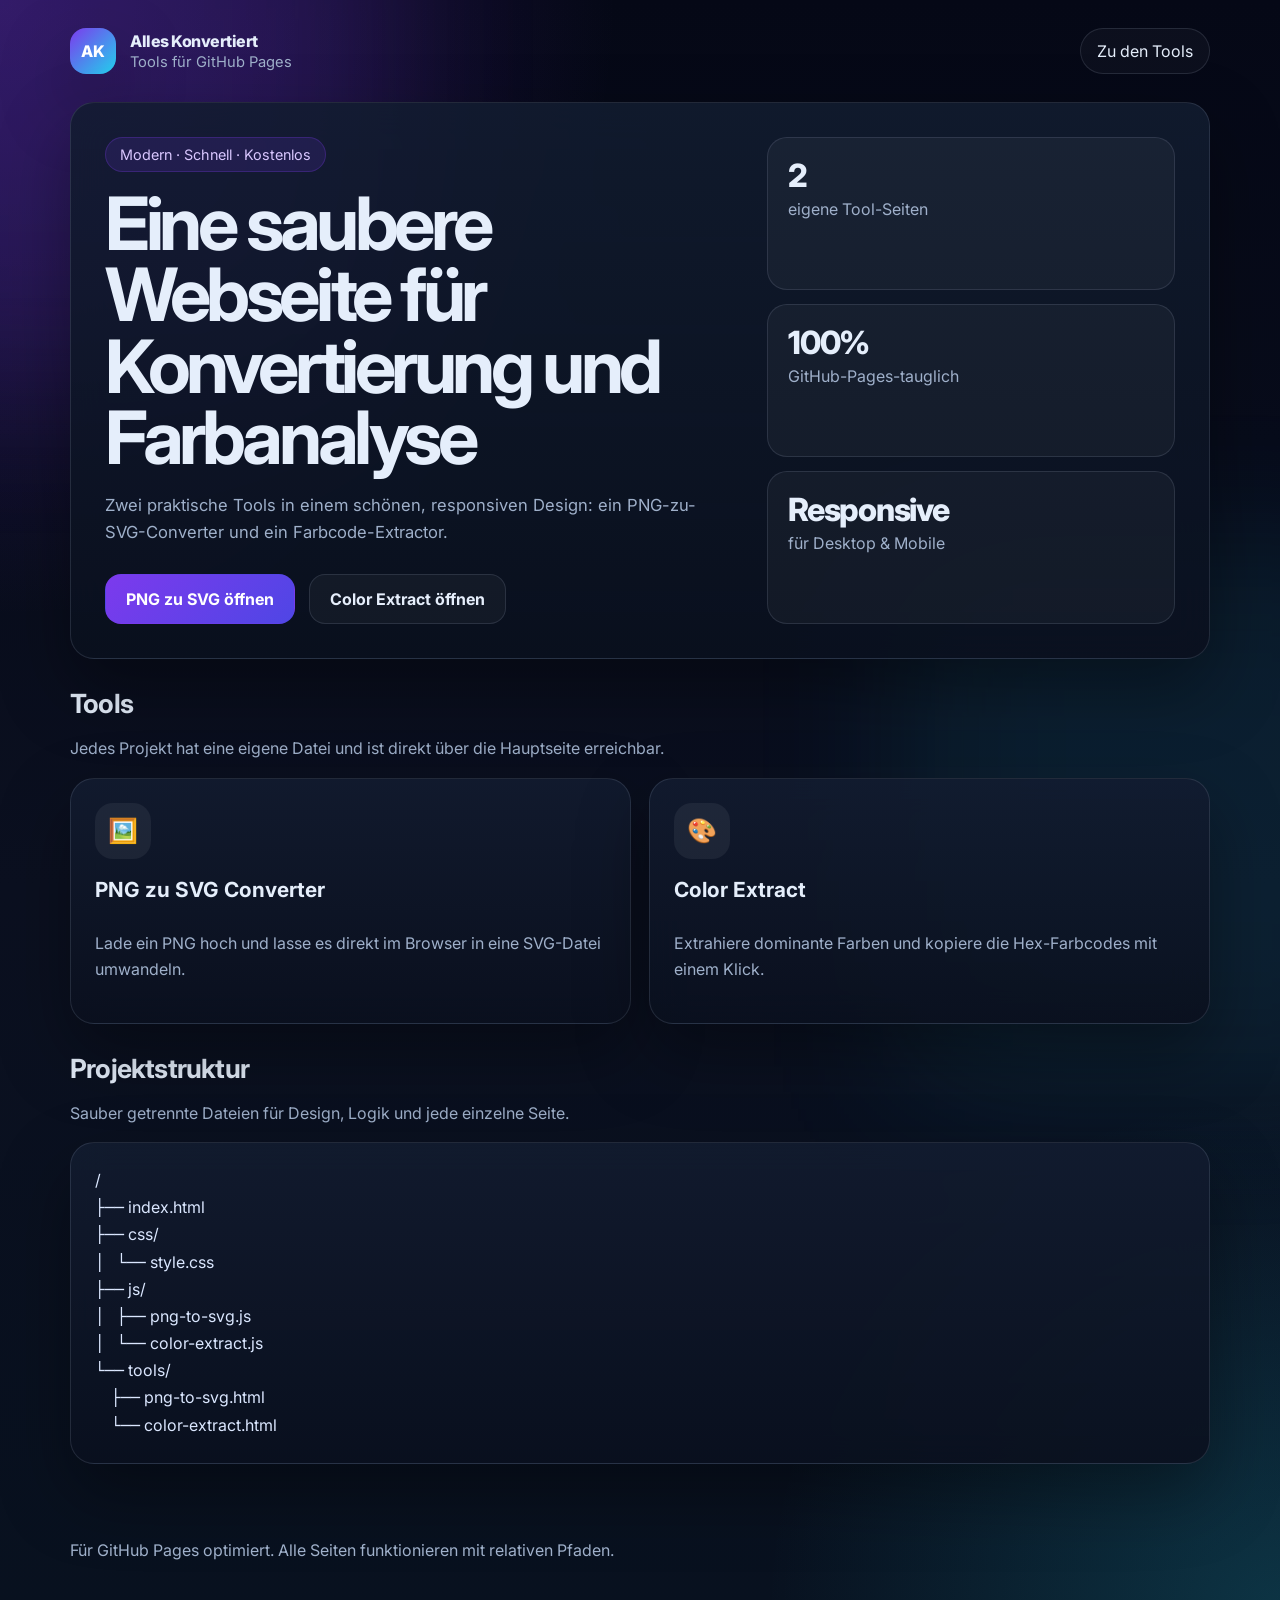
<file: index.html>
<!doctype html>
<html lang="de">
<head>
  <meta charset="utf-8" />
  <meta name="viewport" content="width=device-width, initial-scale=1" />
  <meta name="description" content="Alles konvertiert Webseite mit PNG zu SVG Converter und Color Extract Tool." />
  <title>Alles Konvertiert</title>
  <link rel="preconnect" href="https://fonts.googleapis.com">
  <link rel="preconnect" href="https://fonts.gstatic.com" crossorigin>
  <link href="https://fonts.googleapis.com/css2?family=Inter:wght@400;500;600;700;800&display=swap" rel="stylesheet">
  <link rel="stylesheet" href="css/style.css" />
</head>
<body>
  <div class="bg-glow bg-glow-1"></div>
  <div class="bg-glow bg-glow-2"></div>

  <header class="topbar">
    <div class="brand">
      <div class="brand-mark">AK</div>
      <div>
        <div class="brand-title">Alles Konvertiert</div>
        <div class="brand-subtitle">Tools für GitHub Pages</div>
      </div>
    </div>
    <a class="ghost-link" href="#tools">Zu den Tools</a>
  </header>

  <main class="container">
    <section class="hero card">
      <div class="hero-copy">
        <span class="pill">Modern · Schnell · Kostenlos</span>
        <h1>Eine saubere Webseite für Konvertierung und Farbanalyse</h1>
        <p>
          Zwei praktische Tools in einem schönen, responsiven Design:
          ein PNG-zu-SVG-Converter und ein Farbcode-Extractor.
        </p>
        <div class="hero-actions">
          <a class="btn btn-primary" href="tools/png-to-svg.html">PNG zu SVG öffnen</a>
          <a class="btn btn-secondary" href="tools/color-extract.html">Color Extract öffnen</a>
        </div>
      </div>
      <div class="hero-panel">
        <div class="stat">
          <div class="stat-value">2</div>
          <div class="stat-label">eigene Tool-Seiten</div>
        </div>
        <div class="stat">
          <div class="stat-value">100%</div>
          <div class="stat-label">GitHub-Pages-tauglich</div>
        </div>
        <div class="stat">
          <div class="stat-value">Responsive</div>
          <div class="stat-label">für Desktop & Mobile</div>
        </div>
      </div>
    </section>

    <section id="tools" class="section">
      <div class="section-heading">
        <h2>Tools</h2>
        <p>Jedes Projekt hat eine eigene Datei und ist direkt über die Hauptseite erreichbar.</p>
      </div>

      <div class="grid">
        <a class="tool-card card" href="tools/png-to-svg.html">
          <div class="tool-icon">🖼️</div>
          <h3>PNG zu SVG Converter</h3>
          <p>Lade ein PNG hoch und lasse es direkt im Browser in eine SVG-Datei umwandeln.</p>
        </a>

        <a class="tool-card card" href="tools/color-extract.html">
          <div class="tool-icon">🎨</div>
          <h3>Color Extract</h3>
          <p>Extrahiere dominante Farben und kopiere die Hex-Farbcodes mit einem Klick.</p>
        </a>
      </div>
    </section>

    <section class="section">
      <div class="section-heading">
        <h2>Projektstruktur</h2>
        <p>Sauber getrennte Dateien für Design, Logik und jede einzelne Seite.</p>
      </div>

      <div class="structure card">
<pre>/
├── index.html
├── css/
│   └── style.css
├── js/
│   ├── png-to-svg.js
│   └── color-extract.js
└── tools/
    ├── png-to-svg.html
    └── color-extract.html</pre>
      </div>
    </section>
  </main>

  <footer class="footer">
    <p>Für GitHub Pages optimiert. Alle Seiten funktionieren mit relativen Pfaden.</p>
  </footer>
</body>
</html>
</file>
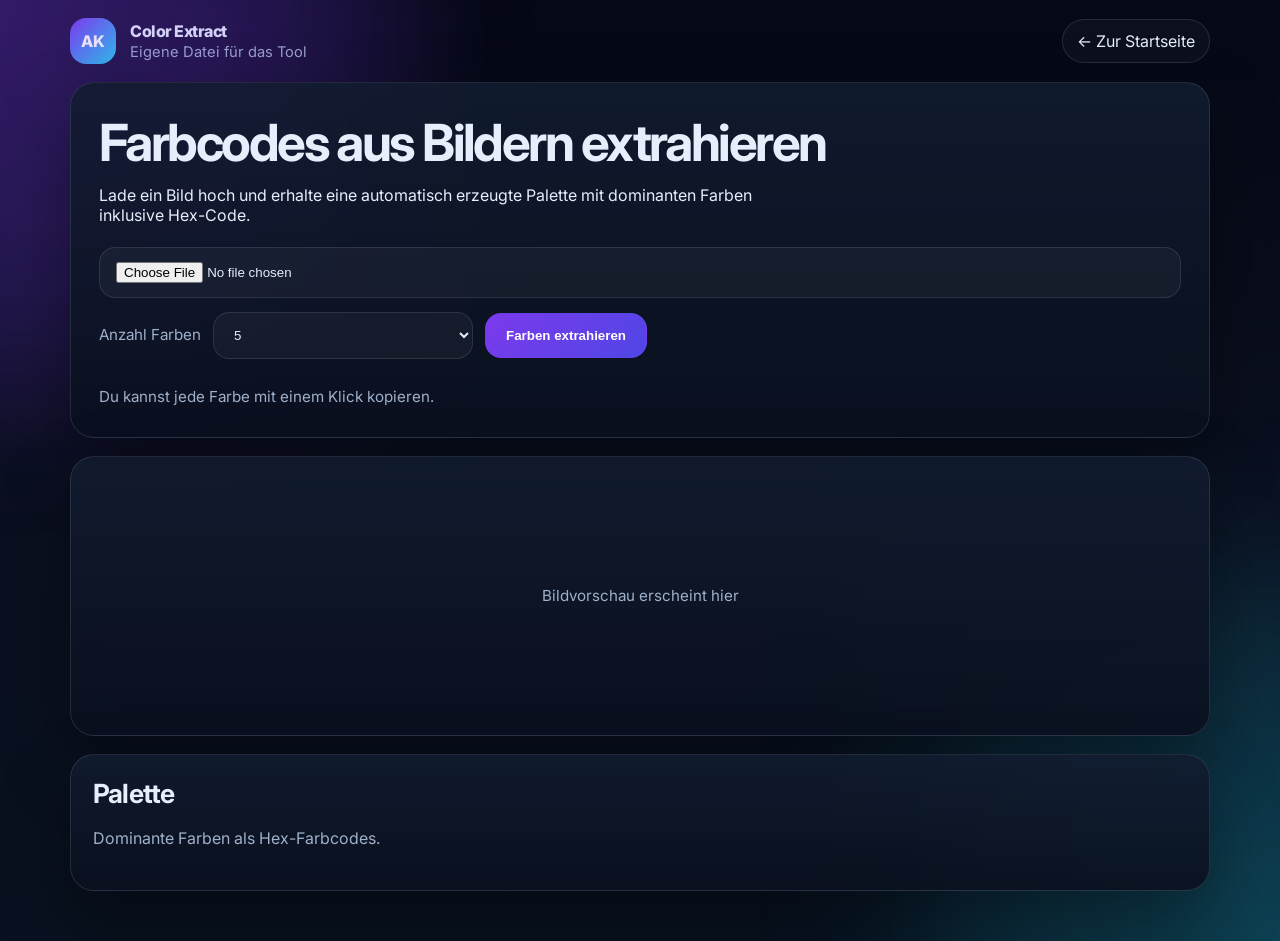
<file: color-extract.html>
<!doctype html>
<html lang="de">
<head>
  <meta charset="utf-8" />
  <meta name="viewport" content="width=device-width, initial-scale=1" />
  <title>Color Extract</title>
  <link rel="preconnect" href="https://fonts.googleapis.com">
  <link rel="preconnect" href="https://fonts.gstatic.com" crossorigin>
  <link href="https://fonts.googleapis.com/css2?family=Inter:wght@400;500;600;700;800&display=swap" rel="stylesheet">
  <link rel="stylesheet" href="../css/style.css" />
  <script defer src="../js/color-extract.js"></script>
</head>
<body>
  <div class="bg-glow bg-glow-1"></div>
  <div class="bg-glow bg-glow-2"></div>

  <div class="page-shell">
    <div class="page-header">
      <div class="brand">
        <div class="brand-mark">AK</div>
        <div>
          <div class="brand-title">Color Extract</div>
          <div class="brand-subtitle">Eigene Datei für das Tool</div>
        </div>
      </div>
      <a class="back-link" href="../index.html">← Zur Startseite</a>
    </div>

    <section class="card tool-hero">
      <h1>Farbcodes aus Bildern extrahieren</h1>
      <p>
        Lade ein Bild hoch und erhalte eine automatisch erzeugte Palette mit dominanten Farben inklusive Hex-Code.
      </p>

      <div class="controls">
        <input class="file-input" id="colorInput" type="file" accept="image/*" />
        <div class="input-row">
          <label class="helper" for="paletteSize">Anzahl Farben</label>
          <select class="select" id="paletteSize">
            <option value="3">3</option>
            <option value="5" selected>5</option>
            <option value="7">7</option>
            <option value="10">10</option>
          </select>
          <button class="btn btn-primary" id="extractBtn" type="button">Farben extrahieren</button>
        </div>
        <p class="helper">Du kannst jede Farbe mit einem Klick kopieren.</p>
      </div>
    </section>

    <section class="tool-layout" style="margin-top:18px;">
      <div class="card preview-box" id="imagePreview">
        <div class="helper">Bildvorschau erscheint hier</div>
      </div>

      <div class="card" style="padding:22px;">
        <div class="section-heading" style="margin-bottom:10px;">
          <h2>Palette</h2>
          <p>Dominante Farben als Hex-Farbcodes.</p>
        </div>
        <div class="palette-grid" id="paletteGrid"></div>
      </div>
    </section>
  </div>
</body>
</html>
</file>
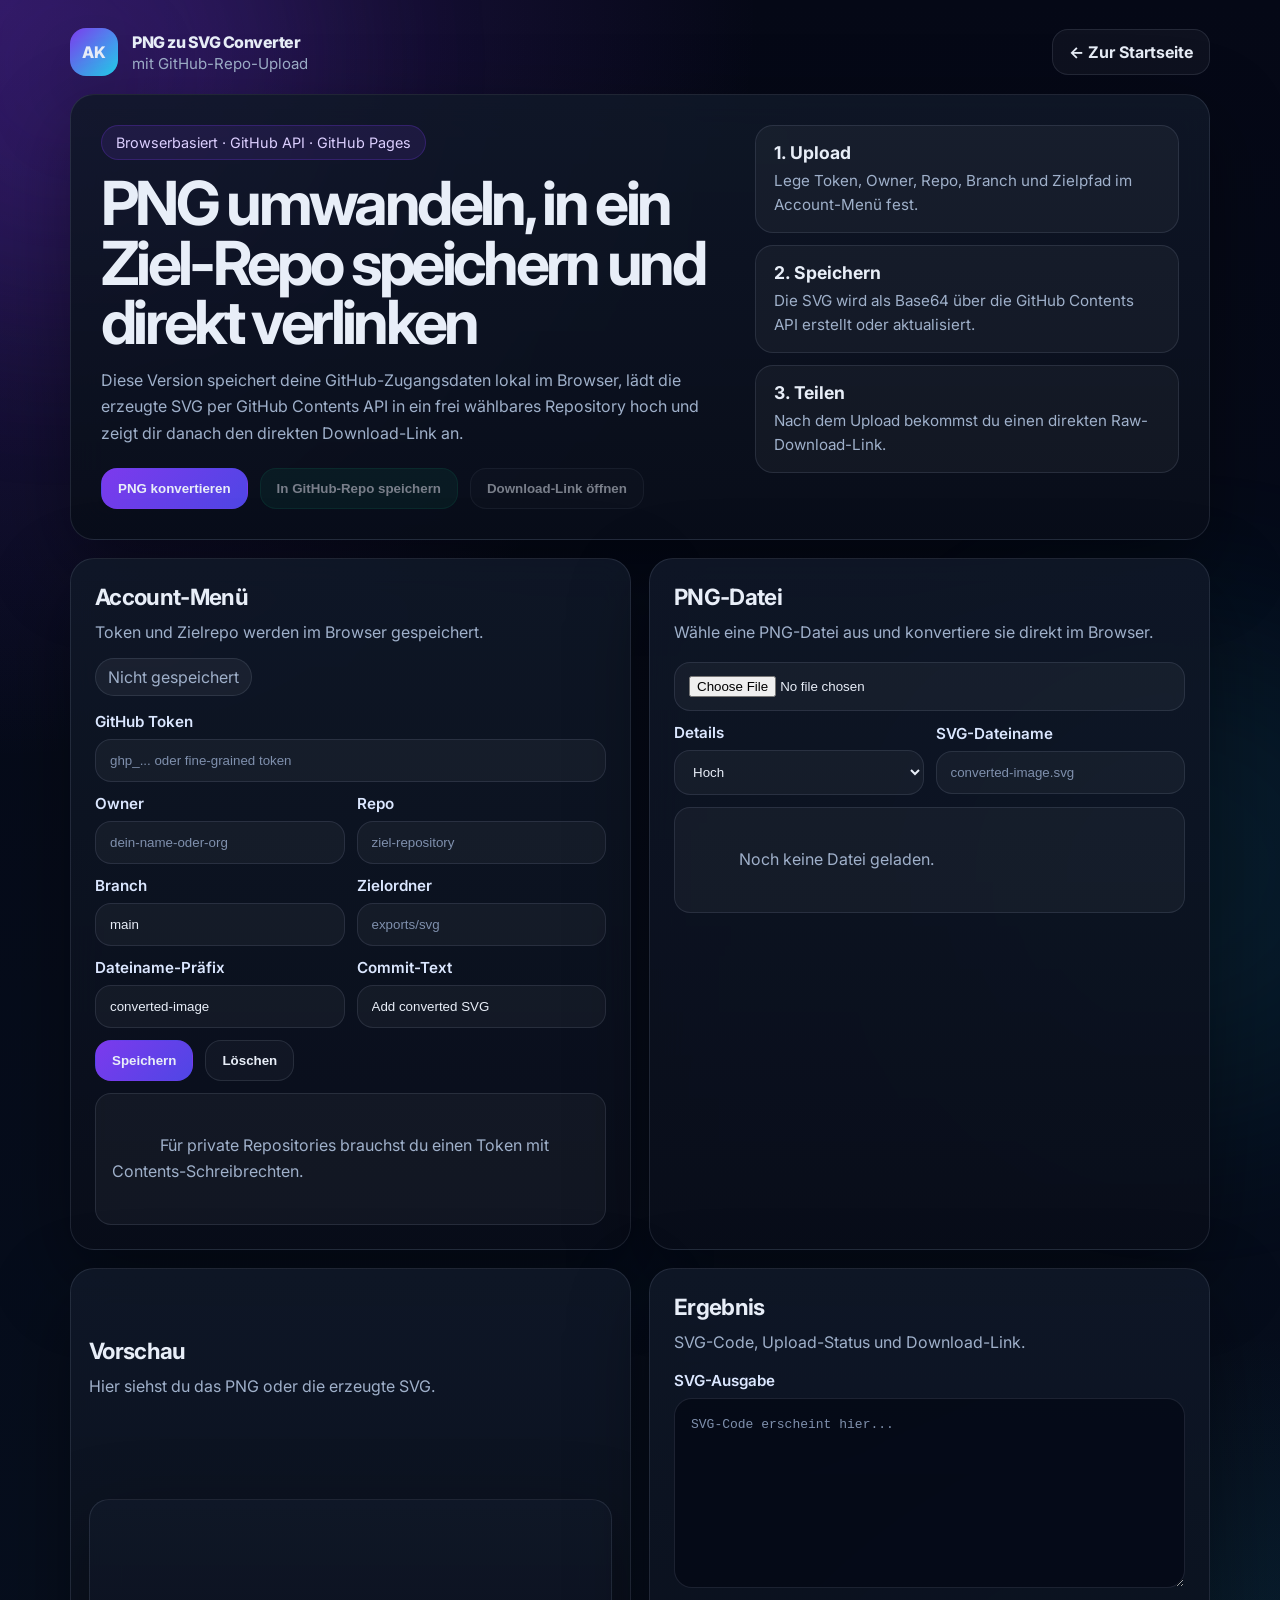
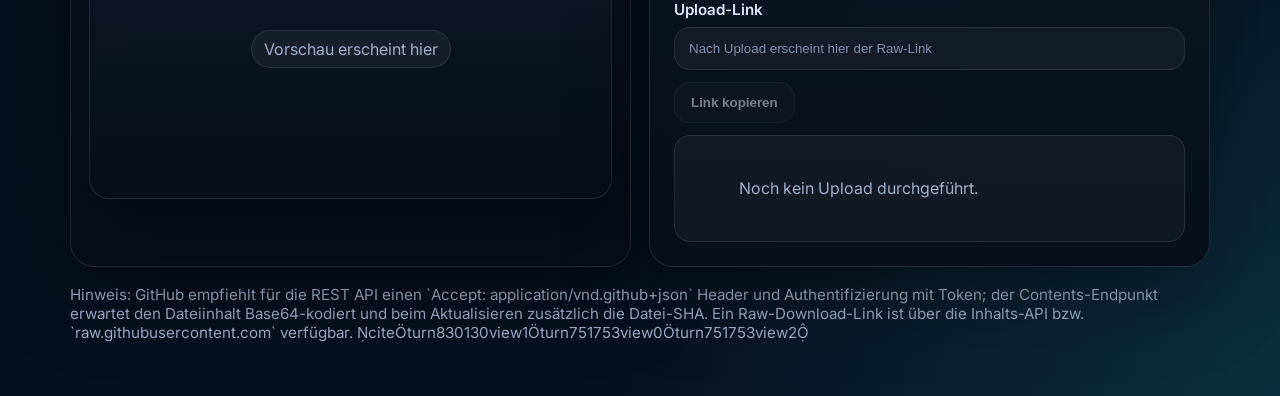
<file: tools/png-to-svg-github-upload.html>
<!doctype html>
<html lang="de">
<head>
  <meta charset="utf-8" />
  <meta name="viewport" content="width=device-width, initial-scale=1" />
  <meta name="referrer" content="no-referrer" />
  <title>PNG zu SVG Converter mit GitHub Upload</title>
  <link rel="preconnect" href="https://fonts.googleapis.com">
  <link rel="preconnect" href="https://fonts.gstatic.com" crossorigin>
  <link href="https://fonts.googleapis.com/css2?family=Inter:wght@400;500;600;700;800&display=swap" rel="stylesheet">
  <script src="../js/imagetracer_v1.2.6.js"></script>
  <style>
    :root {
      --bg: #07101f;
      --panel: rgba(12, 20, 36, .78);
      --panel2: rgba(16, 24, 40, .88);
      --line: rgba(148, 163, 184, .16);
      --text: #e8eef8;
      --muted: #9fb0ca;
      --primary: #7c3aed;
      --accent: #22d3ee;
      --ok: #10b981;
      --warn: #f59e0b;
      --danger: #ef4444;
      --radius: 24px;
      --radius-sm: 16px;
      --shadow: 0 28px 80px rgba(0,0,0,.38);
      --max: 1180px;
    }
    * { box-sizing: border-box; }
    html { scroll-behavior: smooth; }
    body {
      margin: 0;
      font-family: Inter, system-ui, -apple-system, Segoe UI, Roboto, sans-serif;
      color: var(--text);
      min-height: 100vh;
      background:
        radial-gradient(circle at top left, rgba(124,58,237,.28), transparent 32%),
        radial-gradient(circle at bottom right, rgba(34,211,238,.16), transparent 28%),
        linear-gradient(180deg, #050816 0%, #07101f 100%);
    }
    a { color: inherit; text-decoration: none; }
    .glow {
      position: fixed;
      width: 32rem; height: 32rem;
      border-radius: 999px;
      filter: blur(100px);
      opacity: .32;
      pointer-events: none;
    }
    .glow.one { top: -12rem; left: -12rem; background: rgba(124,58,237,.5); }
    .glow.two { bottom: -14rem; right: -10rem; background: rgba(34,211,238,.25); }

    .shell { position: relative; z-index: 1; max-width: var(--max); margin: 0 auto; padding: 20px; }
    .topbar {
      display: flex; justify-content: space-between; align-items: center; gap: 16px;
      padding: 8px 0 18px;
    }
    .brand { display: flex; align-items: center; gap: 14px; }
    .mark {
      width: 48px; height: 48px; border-radius: 16px; display: grid; place-items: center;
      background: linear-gradient(135deg, var(--primary), var(--accent));
      font-weight: 800; box-shadow: var(--shadow);
    }
    .brand-title { font-weight: 800; letter-spacing: -.03em; }
    .brand-sub { color: var(--muted); font-size: .94rem; margin-top: 2px; }
    .navlink, .btn, .input, .select, .textarea {
      border: 1px solid var(--line);
      border-radius: 16px;
      background: rgba(255,255,255,.04);
      color: var(--text);
    }
    .navlink, .btn {
      display: inline-flex; align-items: center; justify-content: center;
      gap: 8px; padding: 12px 16px; font-weight: 700;
      transition: transform .2s ease, background .2s ease, border-color .2s ease;
      cursor: pointer;
    }
    .navlink:hover, .btn:hover { transform: translateY(-2px); }
    .btn-primary { background: linear-gradient(135deg, var(--primary), #4f46e5); border-color: transparent; }
    .btn-secondary { background: rgba(255,255,255,.03); }
    .btn-success { background: rgba(16,185,129,.14); border-color: rgba(16,185,129,.22); }
    .btn:disabled { opacity: .5; cursor: not-allowed; transform: none; }

    .card {
      background: linear-gradient(180deg, rgba(16, 24, 40, .88), rgba(9, 14, 26, .94));
      border: 1px solid var(--line);
      border-radius: var(--radius);
      box-shadow: var(--shadow);
      backdrop-filter: blur(18px);
    }
    .hero { padding: 30px; display: grid; grid-template-columns: 1.2fr .8fr; gap: 18px; align-items: start; }
    .pill {
      display: inline-flex; padding: 8px 14px; border-radius: 999px;
      background: rgba(124,58,237,.12); border: 1px solid rgba(124,58,237,.25);
      color: #dccfff; font-size: .9rem; margin-bottom: 14px;
    }
    h1 { margin: 0; font-size: clamp(2rem, 5vw, 3.8rem); line-height: .98; letter-spacing: -.06em; }
    .lead { margin: 14px 0 0; color: var(--muted); line-height: 1.65; max-width: 70ch; }
    .hero-actions { display: flex; flex-wrap: wrap; gap: 12px; margin-top: 22px; }
    .mini-grid { display: grid; gap: 12px; }
    .mini {
      padding: 16px 18px; border-radius: 18px; border: 1px solid var(--line); background: rgba(255,255,255,.04);
    }
    .mini b { display: block; font-size: 1.1rem; margin-bottom: 6px; }
    .mini span { color: var(--muted); font-size: .95rem; line-height: 1.55; }

    .grid { display: grid; grid-template-columns: 1fr 1fr; gap: 18px; margin-top: 18px; }
    .section { padding: 24px; }
    .section h2 { margin: 0 0 10px; font-size: 1.4rem; letter-spacing: -.03em; }
    .section p { margin: 0; color: var(--muted); line-height: 1.6; }

    .account-head, .toolbar, .row { display: flex; gap: 12px; flex-wrap: wrap; align-items: center; }
    .account-box { margin-top: 16px; display: grid; gap: 12px; }
    .field { display: grid; gap: 8px; }
    .label { color: #dbe7ff; font-weight: 600; font-size: .95rem; }
    .input, .select, .textarea {
      width: 100%; padding: 13px 14px; outline: none;
    }
    .textarea { min-height: 92px; resize: vertical; }
    .input::placeholder, .textarea::placeholder { color: #7f90ad; }

    .preview {
      min-height: 290px;
      display: grid; place-items: center;
      overflow: hidden;
      padding: 18px;
    }
    .preview img, .preview svg { max-width: 100%; max-height: 100%; display: block; }

    .badge {
      display: inline-flex; align-items: center; gap: 8px;
      padding: 8px 12px; border-radius: 999px;
      background: rgba(255,255,255,.05); border: 1px solid var(--line); color: var(--muted);
    }
    .status {
      padding: 14px 16px; border-radius: 16px;
      border: 1px solid var(--line); background: rgba(255,255,255,.04);
      color: var(--muted); line-height: 1.6;
      white-space: pre-wrap;
    }
    .status.ok { color: #d7ffef; border-color: rgba(16,185,129,.22); background: rgba(16,185,129,.08); }
    .status.err { color: #ffd6d6; border-color: rgba(239,68,68,.24); background: rgba(239,68,68,.08); }
    .output {
      width: 100%; min-height: 190px; border-radius: 18px; padding: 16px;
      background: rgba(4,8,20,.7); color: #dbe7ff; border: 1px solid var(--line);
      white-space: pre-wrap; word-break: break-word; overflow: auto;
      font: 13px/1.55 ui-monospace, SFMono-Regular, Menlo, Monaco, Consolas, "Liberation Mono", monospace;
    }
    .foot {
      padding: 18px 0 34px; color: var(--muted); font-size: .95rem;
    }
    .hidden { display: none !important; }
    @media (max-width: 900px) {
      .hero, .grid { grid-template-columns: 1fr; }
      .topbar { flex-direction: column; align-items: flex-start; }
    }
  </style>
</head>
<body>
  <div class="glow one"></div>
  <div class="glow two"></div>

  <div class="shell">
    <div class="topbar">
      <div class="brand">
        <div class="mark">AK</div>
        <div>
          <div class="brand-title">PNG zu SVG Converter</div>
          <div class="brand-sub">mit GitHub-Repo-Upload</div>
        </div>
      </div>
      <a class="navlink" href="../index.html">← Zur Startseite</a>
    </div>

    <section class="card hero">
      <div>
        <span class="pill">Browserbasiert · GitHub API · GitHub Pages</span>
        <h1>PNG umwandeln, in ein Ziel-Repo speichern und direkt verlinken</h1>
        <p class="lead">
          Diese Version speichert deine GitHub-Zugangsdaten lokal im Browser, lädt die erzeugte SVG per GitHub Contents API
          in ein frei wählbares Repository hoch und zeigt dir danach den direkten Download-Link an.
        </p>
        <div class="hero-actions">
          <button class="btn btn-primary" id="convertBtn" type="button">PNG konvertieren</button>
          <button class="btn btn-success" id="uploadBtn" type="button" disabled>In GitHub-Repo speichern</button>
          <button class="btn btn-secondary" id="openLinkBtn" type="button" disabled>Download-Link öffnen</button>
        </div>
      </div>

      <div class="mini-grid">
        <div class="mini">
          <b>1. Upload</b>
          <span>Lege Token, Owner, Repo, Branch und Zielpfad im Account-Menü fest.</span>
        </div>
        <div class="mini">
          <b>2. Speichern</b>
          <span>Die SVG wird als Base64 über die GitHub Contents API erstellt oder aktualisiert.</span>
        </div>
        <div class="mini">
          <b>3. Teilen</b>
          <span>Nach dem Upload bekommst du einen direkten Raw-Download-Link.</span>
        </div>
      </div>
    </section>

    <div class="grid">
      <section class="card section">
        <div class="account-head">
          <div>
            <h2>Account-Menü</h2>
            <p>Token und Zielrepo werden im Browser gespeichert.</p>
          </div>
          <span class="badge" id="accountState">Nicht gespeichert</span>
        </div>

        <div class="account-box">
          <div class="field">
            <div class="label">GitHub Token</div>
            <input class="input" id="tokenInput" type="password" placeholder="ghp_... oder fine-grained token" autocomplete="off" />
          </div>

          <div class="row">
            <div class="field" style="flex:1; min-width:180px;">
              <div class="label">Owner</div>
              <input class="input" id="ownerInput" type="text" placeholder="dein-name-oder-org" autocomplete="off" />
            </div>
            <div class="field" style="flex:1; min-width:180px;">
              <div class="label">Repo</div>
              <input class="input" id="repoInput" type="text" placeholder="ziel-repository" autocomplete="off" />
            </div>
          </div>

          <div class="row">
            <div class="field" style="flex:1; min-width:180px;">
              <div class="label">Branch</div>
              <input class="input" id="branchInput" type="text" placeholder="main" />
            </div>
            <div class="field" style="flex:1; min-width:180px;">
              <div class="label">Zielordner</div>
              <input class="input" id="folderInput" type="text" placeholder="exports/svg" />
            </div>
          </div>

          <div class="row">
            <div class="field" style="flex:1; min-width:180px;">
              <div class="label">Dateiname-Präfix</div>
              <input class="input" id="prefixInput" type="text" placeholder="converted-image" />
            </div>
            <div class="field" style="flex:1; min-width:180px;">
              <div class="label">Commit-Text</div>
              <input class="input" id="messageInput" type="text" placeholder="Add converted SVG" />
            </div>
          </div>

          <div class="toolbar">
            <button class="btn btn-primary" id="saveAccountBtn" type="button">Speichern</button>
            <button class="btn btn-secondary" id="clearAccountBtn" type="button">Löschen</button>
          </div>

          <div class="status" id="accountHint">
            Für private Repositories brauchst du einen Token mit Contents-Schreibrechten.
          </div>
        </div>
      </section>

      <section class="card section">
        <h2>PNG-Datei</h2>
        <p>Wähle eine PNG-Datei aus und konvertiere sie direkt im Browser.</p>

        <div class="account-box">
          <input class="input" id="pngInput" type="file" accept="image/png" />
          <div class="row">
            <div class="field" style="flex:1; min-width:180px;">
              <div class="label">Details</div>
              <select class="select" id="detailSelect">
                <option value="4">Sehr hoch</option>
                <option value="8" selected>Hoch</option>
                <option value="12">Mittel</option>
                <option value="16">Einfach</option>
              </select>
            </div>
            <div class="field" style="flex:1; min-width:180px;">
              <div class="label">SVG-Dateiname</div>
              <input class="input" id="filenameInput" type="text" placeholder="converted-image.svg" />
            </div>
          </div>

          <div class="status" id="flowStatus">
            Noch keine Datei geladen.
          </div>
        </div>
      </section>
    </div>

    <div class="grid">
      <section class="card preview section">
        <div style="width:100%;">
          <h2>Vorschau</h2>
          <p>Hier siehst du das PNG oder die erzeugte SVG.</p>
        </div>
        <div class="card preview" id="previewBox" style="width:100%; min-height:300px; border-radius:20px;">
          <span class="badge">Vorschau erscheint hier</span>
        </div>
      </section>

      <section class="card section">
        <h2>Ergebnis</h2>
        <p>SVG-Code, Upload-Status und Download-Link.</p>

        <div class="account-box">
          <div class="field">
            <div class="label">SVG-Ausgabe</div>
            <textarea id="svgOutput" class="textarea output" readonly placeholder="SVG-Code erscheint hier..."></textarea>
          </div>

          <div class="field">
            <div class="label">Upload-Link</div>
            <input class="input" id="downloadUrlInput" type="text" readonly placeholder="Nach Upload erscheint hier der Raw-Link" />
          </div>

          <div class="toolbar">
            <a class="btn btn-success hidden" id="downloadUrlBtn" href="#" target="_blank" rel="noopener">Direkt zum Download</a>
            <button class="btn btn-secondary" id="copyUrlBtn" type="button" disabled>Link kopieren</button>
          </div>

          <div class="status" id="uploadStatus">
            Noch kein Upload durchgeführt.
          </div>
        </div>
      </section>
    </div>

    <div class="foot">
      Hinweis: GitHub empfiehlt für die REST API einen `Accept: application/vnd.github+json` Header und Authentifizierung mit Token; der Contents-Endpunkt erwartet den Dateiinhalt Base64-kodiert und beim Aktualisieren zusätzlich die Datei-SHA. Ein Raw-Download-Link ist über die Inhalts-API bzw. `raw.githubusercontent.com` verfügbar. citeturn830130view1turn751753view0turn751753view2
    </div>
  </div>

  <script>
    const STORAGE_KEY = "ak_png2svg_github_settings_v1";

    const els = {
      tokenInput: document.getElementById("tokenInput"),
      ownerInput: document.getElementById("ownerInput"),
      repoInput: document.getElementById("repoInput"),
      branchInput: document.getElementById("branchInput"),
      folderInput: document.getElementById("folderInput"),
      prefixInput: document.getElementById("prefixInput"),
      messageInput: document.getElementById("messageInput"),
      saveAccountBtn: document.getElementById("saveAccountBtn"),
      clearAccountBtn: document.getElementById("clearAccountBtn"),
      accountState: document.getElementById("accountState"),
      accountHint: document.getElementById("accountHint"),
      pngInput: document.getElementById("pngInput"),
      detailSelect: document.getElementById("detailSelect"),
      filenameInput: document.getElementById("filenameInput"),
      flowStatus: document.getElementById("flowStatus"),
      previewBox: document.getElementById("previewBox"),
      convertBtn: document.getElementById("convertBtn"),
      uploadBtn: document.getElementById("uploadBtn"),
      openLinkBtn: document.getElementById("openLinkBtn"),
      svgOutput: document.getElementById("svgOutput"),
      downloadUrlInput: document.getElementById("downloadUrlInput"),
      downloadUrlBtn: document.getElementById("downloadUrlBtn"),
      copyUrlBtn: document.getElementById("copyUrlBtn"),
      uploadStatus: document.getElementById("uploadStatus"),
    };

    let state = {
      svg: "",
      rawUrl: "",
      htmlUrl: "",
      fileName: "",
      dataUrl: "",
      settings: null,
    };

    function setStatus(el, message, type = "") {
      el.className = "status" + (type ? ` ${type}` : "");
      el.textContent = message;
    }

    function setFlow(message, type = "") {
      setStatus(els.flowStatus, message, type);
    }

    function fileNameFromInput(name) {
      const clean = (name || "converted-image.svg").trim();
      return clean.toLowerCase().endsWith(".svg") ? clean : `${clean}.svg`;
    }

    function normalizeFolder(folder) {
      return (folder || "").trim().replace(/^\/+|\/+$/g, "");
    }

    function sanitizePathPart(value) {
      return (value || "").trim().replace(/[^\w\-./]+/g, "-").replace(/\/+/g, "/").replace(/^\/+/, "");
    }

    function loadSettings() {
      try {
        const raw = localStorage.getItem(STORAGE_KEY);
        if (!raw) return null;
        return JSON.parse(raw);
      } catch {
        return null;
      }
    }

    function saveSettings() {
      const settings = {
        token: els.tokenInput.value.trim(),
        owner: els.ownerInput.value.trim(),
        repo: els.repoInput.value.trim(),
        branch: els.branchInput.value.trim() || "main",
        folder: normalizeFolder(els.folderInput.value),
        prefix: sanitizePathPart(els.prefixInput.value.trim() || "converted-image"),
        message: els.messageInput.value.trim() || "Add converted SVG",
      };
      localStorage.setItem(STORAGE_KEY, JSON.stringify(settings));
      state.settings = settings;
      renderAccountState();
      setStatus(
        els.accountHint,
        "Gespeichert im Browser. Für private Repositories braucht der Token Contents: write auf dem Ziel-Repo.",
        "ok"
      );
      refreshUploadButton();
    }

    function clearSettings() {
      localStorage.removeItem(STORAGE_KEY);
      state.settings = null;
      els.tokenInput.value = "";
      els.ownerInput.value = "";
      els.repoInput.value = "";
      els.branchInput.value = "main";
      els.folderInput.value = "";
      els.prefixInput.value = "converted-image";
      els.messageInput.value = "Add converted SVG";
      renderAccountState();
      setStatus(els.accountHint, "Gespeicherte Daten wurden entfernt.", "");
      refreshUploadButton();
    }

    function renderAccountState() {
      const s = state.settings || loadSettings();
      if (s && s.token && s.owner && s.repo) {
        const masked = s.token.length > 8 ? `${s.token.slice(0, 4)}…${s.token.slice(-4)}` : "gespeichert";
        els.accountState.textContent = `Gespeichert: ${s.owner}/${s.repo} · ${masked}`;
      } else {
        els.accountState.textContent = "Nicht gespeichert";
      }
    }

    function restoreSettingsToForm() {
      const s = loadSettings();
      if (!s) {
        els.branchInput.value = "main";
        els.prefixInput.value = "converted-image";
        els.messageInput.value = "Add converted SVG";
        renderAccountState();
        return;
      }
      els.tokenInput.value = s.token || "";
      els.ownerInput.value = s.owner || "";
      els.repoInput.value = s.repo || "";
      els.branchInput.value = s.branch || "main";
      els.folderInput.value = s.folder || "";
      els.prefixInput.value = s.prefix || "converted-image";
      els.messageInput.value = s.message || "Add converted SVG";
      state.settings = s;
      renderAccountState();
      setStatus(els.accountHint, "Browser-Einstellungen geladen.", "");
    }

    function dataUrlToImage(src) {
      return new Promise((resolve, reject) => {
        const img = new Image();
        img.onload = () => resolve(img);
        img.onerror = reject;
        img.src = src;
      });
    }

    function fileToDataUrl(file) {
      return new Promise((resolve, reject) => {
        const reader = new FileReader();
        reader.onload = () => resolve(reader.result);
        reader.onerror = reject;
        reader.readAsDataURL(file);
      });
    }

    function updatePreviewFromDataUrl(dataUrl) {
      els.previewBox.innerHTML = `<img src="${dataUrl}" alt="PNG Vorschau" />`;
    }

    function updatePreviewFromSvg(svg) {
      els.previewBox.innerHTML = svg;
    }

    function refreshUploadButton() {
      const s = state.settings || loadSettings();
      const ready = Boolean(state.svg && s && s.token && s.owner && s.repo);
      els.uploadBtn.disabled = !ready;
      els.openLinkBtn.disabled = !Boolean(state.rawUrl);
      els.copyUrlBtn.disabled = !Boolean(state.rawUrl);
      if (state.rawUrl) {
        els.downloadUrlInput.value = state.rawUrl;
        els.downloadUrlBtn.href = state.rawUrl;
        els.downloadUrlBtn.classList.remove("hidden");
      } else {
        els.downloadUrlInput.value = "";
        els.downloadUrlBtn.classList.add("hidden");
      }
    }

    function base64EncodeUtf8(str) {
      return btoa(unescape(encodeURIComponent(str)));
    }

    function uniqueSvgName() {
      const base = sanitizePathPart(els.prefixInput.value.trim() || "converted-image").replace(/\.svg$/i, "");
      const now = new Date();
      const stamp = [
        now.getFullYear(),
        String(now.getMonth() + 1).padStart(2, "0"),
        String(now.getDate()).padStart(2, "0"),
        "-",
        String(now.getHours()).padStart(2, "0"),
        String(now.getMinutes()).padStart(2, "0"),
        String(now.getSeconds()).padStart(2, "0"),
      ].join("");
      return `${base}-${stamp}.svg`;
    }

    async function convertPngToSvg() {
      const file = els.pngInput.files?.[0];
      if (!file) {
        setFlow("Bitte zuerst eine PNG-Datei auswählen.", "err");
        return;
      }
      if (!window.ImageTracer) {
        setFlow("ImageTracer wurde nicht geladen. Lege die lokale Datei ../js/imagetracer_v1.2.6.js ab oder binde sie korrekt ein.", "err");
        return;
      }

      setFlow("Konvertiere PNG zu SVG …");
      const dataUrl = await fileToDataUrl(file);
      state.dataUrl = dataUrl;
      updatePreviewFromDataUrl(dataUrl);

      const img = await dataUrlToImage(dataUrl);
      const detail = Number(els.detailSelect.value);
      const options = {
        ltres: 1 / detail,
        qtres: 1 / detail,
        pathomit: Math.max(2, Math.round(detail / 2)),
        numberofcolors: 16,
        scale: 1,
        strokewidth: 0,
        desc: true,
      };

      const svgString = ImageTracer.imagedataToSVG(ImageTracer.getImgdata(img), options);
      state.svg = svgString;
      state.fileName = fileNameFromInput(els.filenameInput.value || uniqueSvgName());
      els.svgOutput.value = svgString;
      updatePreviewFromSvg(svgString);

      setFlow("SVG wurde erzeugt. Du kannst sie jetzt in das Ziel-Repo speichern.", "ok");
      refreshUploadButton();
    }

    async function getExistingSha(owner, repo, path, token, branch) {
      const url = `https://api.github.com/repos/${encodeURIComponent(owner)}/${encodeURIComponent(repo)}/contents/${path}?ref=${encodeURIComponent(branch)}`;
      const res = await fetch(url, {
        headers: {
          "Accept": "application/vnd.github+json",
          "Authorization": `Bearer ${token}`,
          "X-GitHub-Api-Version": "2026-03-10",
        },
      });

      if (res.status === 404) return null;
      if (!res.ok) {
        throw new Error(`GitHub GET fehlgeschlagen: ${res.status} ${res.statusText}`);
      }
      const data = await res.json();
      return data?.sha || null;
    }

    function buildRawUrl(owner, repo, branch, path) {
      return `https://raw.githubusercontent.com/${owner}/${repo}/${branch}/${path}`;
    }

    function buildHtmlUrl(owner, repo, branch, path) {
      return `https://github.com/${owner}/${repo}/blob/${branch}/${path}`;
    }

    async function uploadSvg() {
      const s = state.settings || loadSettings();
      if (!s || !s.token || !s.owner || !s.repo) {
        setStatus(els.uploadStatus, "Bitte zuerst Token, Owner und Repo speichern.", "err");
        return;
      }
      if (!state.svg) {
        setStatus(els.uploadStatus, "Bitte zuerst eine SVG erzeugen.", "err");
        return;
      }

      const branch = (s.branch || "main").trim();
      const folder = normalizeFolder(s.folder);
      const fileName = fileNameFromInput(els.filenameInput.value || state.fileName || uniqueSvgName());
      const path = folder ? `${folder}/${fileName}` : fileName;

      try {
        setStatus(els.uploadStatus, "Lade SVG ins GitHub-Repo hoch …");
        const sha = await getExistingSha(s.owner, s.repo, path, s.token, branch).catch(() => null);

        const body = {
          message: s.message || "Add converted SVG",
          content: base64EncodeUtf8(state.svg),
          branch,
        };
        if (sha) body.sha = sha;

        const res = await fetch(`https://api.github.com/repos/${encodeURIComponent(s.owner)}/${encodeURIComponent(s.repo)}/contents/${path}`, {
          method: "PUT",
          headers: {
            "Accept": "application/vnd.github+json",
            "Authorization": `Bearer ${s.token}`,
            "Content-Type": "application/json",
            "X-GitHub-Api-Version": "2026-03-10",
          },
          body: JSON.stringify(body),
        });

        const payload = await res.json().catch(() => ({}));
        if (!res.ok) {
          const msg = payload?.message || `${res.status} ${res.statusText}`;
          throw new Error(msg);
        }

        const rawUrl = payload?.content?.download_url || buildRawUrl(s.owner, s.repo, branch, path);
        const htmlUrl = payload?.content?.html_url || buildHtmlUrl(s.owner, s.repo, branch, path);

        state.rawUrl = rawUrl;
        state.htmlUrl = htmlUrl;
        els.downloadUrlInput.value = rawUrl;
        els.downloadUrlBtn.href = rawUrl;
        els.downloadUrlBtn.classList.remove("hidden");
        els.downloadUrlBtn.textContent = "Direkt zum Download";
        setStatus(
          els.uploadStatus,
          `Upload erfolgreich: ${path}\nRaw-Link: ${rawUrl}\nGitHub-Seite: ${htmlUrl}`,
          "ok"
        );
        refreshUploadButton();
      } catch (err) {
        setStatus(
          els.uploadStatus,
          `Upload fehlgeschlagen: ${err.message}\nStelle sicher, dass dein Token für das Ziel-Repo Contents: write besitzt.`,
          "err"
        );
      }
    }

    document.getElementById("saveAccountBtn").addEventListener("click", saveSettings);
    document.getElementById("clearAccountBtn").addEventListener("click", clearSettings);
    els.convertBtn.addEventListener("click", convertPngToSvg);
    els.uploadBtn.addEventListener("click", uploadSvg);
    els.openLinkBtn.addEventListener("click", () => {
      if (state.rawUrl) window.open(state.rawUrl, "_blank", "noopener");
    });
    els.copyUrlBtn.addEventListener("click", async () => {
      if (!state.rawUrl) return;
      await navigator.clipboard.writeText(state.rawUrl);
      const old = els.copyUrlBtn.textContent;
      els.copyUrlBtn.textContent = "Kopiert!";
      setTimeout(() => els.copyUrlBtn.textContent = old, 900);
    });

    els.pngInput.addEventListener("change", () => {
      const file = els.pngInput.files?.[0];
      if (file) {
        setFlow(`Datei geladen: ${file.name}. Jetzt auf „PNG konvertieren“ klicken.`);
      }
      refreshUploadButton();
    });

    els.filenameInput.addEventListener("input", refreshUploadButton);

    restoreSettingsToForm();
    refreshUploadButton();
  </script>
</body>
</html>
</file>
<file: css/style.css>
:root {
  --bg: #0b1020;
  --panel: rgba(16, 24, 40, 0.78);
  --panel-strong: rgba(16, 24, 40, 0.92);
  --line: rgba(148, 163, 184, 0.18);
  --text: #e5eefb;
  --muted: #9fb0ca;
  --primary: #7c3aed;
  --primary-2: #22d3ee;
  --success: #10b981;
  --shadow: 0 30px 70px rgba(0,0,0,.35);
  --radius: 24px;
  --radius-sm: 16px;
  --max: 1180px;
}

* { box-sizing: border-box; }
html { scroll-behavior: smooth; }
body {
  margin: 0;
  font-family: Inter, system-ui, -apple-system, Segoe UI, Roboto, sans-serif;
  background:
    radial-gradient(circle at top left, rgba(124, 58, 237, 0.28), transparent 30%),
    radial-gradient(circle at bottom right, rgba(34, 211, 238, 0.18), transparent 25%),
    linear-gradient(180deg, #050816 0%, #0b1020 55%, #08111f 100%);
  color: var(--text);
  min-height: 100vh;
}

a { color: inherit; text-decoration: none; }

.bg-glow {
  position: fixed;
  inset: auto;
  width: 34rem;
  height: 34rem;
  filter: blur(80px);
  opacity: .35;
  pointer-events: none;
  z-index: 0;
}
.bg-glow-1 { top: -10rem; left: -10rem; background: rgba(124,58,237,.45); }
.bg-glow-2 { bottom: -12rem; right: -10rem; background: rgba(34,211,238,.25); }

.topbar, .container, .footer {
  position: relative;
  z-index: 1;
}

.topbar {
  max-width: var(--max);
  margin: 0 auto;
  padding: 28px 20px 10px;
  display: flex;
  align-items: center;
  justify-content: space-between;
}

.brand {
  display: flex;
  gap: 14px;
  align-items: center;
}

.brand-mark {
  width: 46px;
  height: 46px;
  border-radius: 16px;
  display: grid;
  place-items: center;
  background: linear-gradient(135deg, var(--primary), var(--primary-2));
  color: white;
  font-weight: 800;
  box-shadow: var(--shadow);
}

.brand-title { font-weight: 800; letter-spacing: -0.03em; }
.brand-subtitle { color: var(--muted); font-size: .92rem; margin-top: 2px; }

.ghost-link {
  padding: 12px 16px;
  border: 1px solid var(--line);
  border-radius: 999px;
  color: var(--text);
  background: rgba(255,255,255,.03);
}

.container {
  max-width: var(--max);
  margin: 0 auto;
  padding: 18px 20px 50px;
}

.card {
  background: linear-gradient(180deg, rgba(18, 28, 48, 0.88), rgba(10, 16, 30, 0.9));
  border: 1px solid var(--line);
  border-radius: var(--radius);
  box-shadow: var(--shadow);
  backdrop-filter: blur(18px);
}

.hero {
  padding: 34px;
  display: grid;
  grid-template-columns: 1.4fr .9fr;
  gap: 28px;
  align-items: stretch;
}

.pill {
  display: inline-flex;
  padding: 8px 14px;
  border-radius: 999px;
  background: rgba(124,58,237,.14);
  border: 1px solid rgba(124,58,237,.26);
  color: #d9c7ff;
  font-size: .9rem;
  margin-bottom: 16px;
}

.hero h1 {
  margin: 0;
  font-size: clamp(2.4rem, 6vw, 4.6rem);
  line-height: .97;
  letter-spacing: -0.06em;
}

.hero p, .section-heading p, .tool-card p {
  color: var(--muted);
  line-height: 1.65;
}

.hero p { max-width: 60ch; font-size: 1.04rem; margin: 18px 0 0; }

.hero-actions {
  display: flex;
  gap: 14px;
  flex-wrap: wrap;
  margin-top: 28px;
}

.btn {
  display: inline-flex;
  align-items: center;
  justify-content: center;
  padding: 14px 20px;
  border-radius: 16px;
  font-weight: 700;
  border: 1px solid transparent;
  transition: transform .2s ease, border-color .2s ease, background .2s ease;
}

.btn:hover, .tool-card:hover, .ghost-link:hover { transform: translateY(-2px); }

.btn-primary {
  background: linear-gradient(135deg, var(--primary), #4f46e5);
  color: white;
}

.btn-secondary {
  background: rgba(255,255,255,.04);
  border-color: var(--line);
}

.hero-panel {
  display: grid;
  gap: 14px;
}

.stat {
  padding: 18px 20px;
  border-radius: 20px;
  background: rgba(255,255,255,.04);
  border: 1px solid var(--line);
}

.stat-value {
  font-size: 2rem;
  font-weight: 800;
  letter-spacing: -0.04em;
}

.stat-label { color: var(--muted); margin-top: 4px; }

.section {
  margin-top: 28px;
}

.section-heading {
  margin-bottom: 14px;
}

.section-heading h2 {
  margin: 0;
  font-size: 1.65rem;
  letter-spacing: -0.03em;
}

.grid {
  display: grid;
  grid-template-columns: repeat(2, minmax(0, 1fr));
  gap: 18px;
}

.tool-card {
  padding: 24px;
  min-height: 210px;
  display: grid;
  align-content: start;
  gap: 12px;
  border: 1px solid var(--line);
  transition: transform .2s ease, border-color .2s ease, background .2s ease;
}

.tool-icon {
  width: 56px;
  height: 56px;
  border-radius: 18px;
  display: grid;
  place-items: center;
  background: rgba(255,255,255,.06);
  font-size: 1.5rem;
}

.tool-card h3 {
  margin: 6px 0 0;
  font-size: 1.3rem;
}

.structure {
  padding: 24px;
}

pre {
  margin: 0;
  white-space: pre-wrap;
  color: #dbe7ff;
  font: inherit;
  line-height: 1.7;
}

.footer {
  max-width: var(--max);
  margin: 0 auto;
  padding: 10px 20px 34px;
  color: var(--muted);
}

.page-shell {
  max-width: var(--max);
  margin: 0 auto;
  padding: 18px 20px 50px;
}

.page-header {
  display: flex;
  justify-content: space-between;
  align-items: center;
  gap: 14px;
  margin: 0 0 18px;
}

.back-link {
  display: inline-flex;
  align-items: center;
  gap: 8px;
  padding: 11px 14px;
  border-radius: 999px;
  border: 1px solid var(--line);
  background: rgba(255,255,255,.03);
}

.tool-layout {
  display: grid;
  grid-template-columns: 1fr;
  gap: 18px;
}

.tool-hero {
  padding: 28px;
}

.tool-hero h1 {
  margin: 0;
  font-size: clamp(1.9rem, 4vw, 3.2rem);
  letter-spacing: -0.05em;
}

.tool-hero p {
  margin: 12px 0 0;
  max-width: 70ch;
}

.controls {
  display: grid;
  gap: 14px;
  margin-top: 22px;
}

.input-row {
  display: flex;
  flex-wrap: wrap;
  gap: 12px;
  align-items: center;
}

.file-input, .select, .textarea, .output {
  width: 100%;
  border-radius: 16px;
  border: 1px solid var(--line);
  background: rgba(255,255,255,.04);
  color: var(--text);
}

.file-input, .select, .textarea {
  padding: 14px 16px;
}

.select { max-width: 260px; }

.textarea {
  min-height: 120px;
  resize: vertical;
}

.output {
  padding: 18px;
  min-height: 140px;
}

.helper {
  color: var(--muted);
  font-size: .95rem;
  line-height: 1.6;
}

.canvas-wrap {
  display: grid;
  gap: 18px;
}

.preview-box {
  min-height: 280px;
  display: grid;
  place-items: center;
  overflow: hidden;
  position: relative;
}

.preview-box img, .preview-box svg {
  max-width: 100%;
  max-height: 100%;
  display: block;
}

.palette-grid {
  display: grid;
  grid-template-columns: repeat(auto-fit, minmax(160px, 1fr));
  gap: 12px;
}

.swatch {
  padding: 14px;
  border-radius: 18px;
  border: 1px solid var(--line);
  background: rgba(255,255,255,.04);
}

.swatch-chip {
  width: 100%;
  height: 90px;
  border-radius: 14px;
  margin-bottom: 12px;
  border: 1px solid rgba(255,255,255,.16);
}

.swatch-code {
  font-weight: 700;
  letter-spacing: -0.02em;
}

.swatch-meta {
  color: var(--muted);
  font-size: .92rem;
  margin-top: 4px;
}

.tool-actions {
  display: flex;
  gap: 12px;
  flex-wrap: wrap;
  align-items: center;
}

.notice {
  padding: 14px 16px;
  border-radius: 16px;
  background: rgba(16,185,129,.08);
  border: 1px solid rgba(16,185,129,.18);
  color: #c8f7e5;
}

@media (max-width: 860px) {
  .hero, .grid { grid-template-columns: 1fr; }
  .topbar, .page-header { flex-direction: column; align-items: flex-start; }
}
</file>
